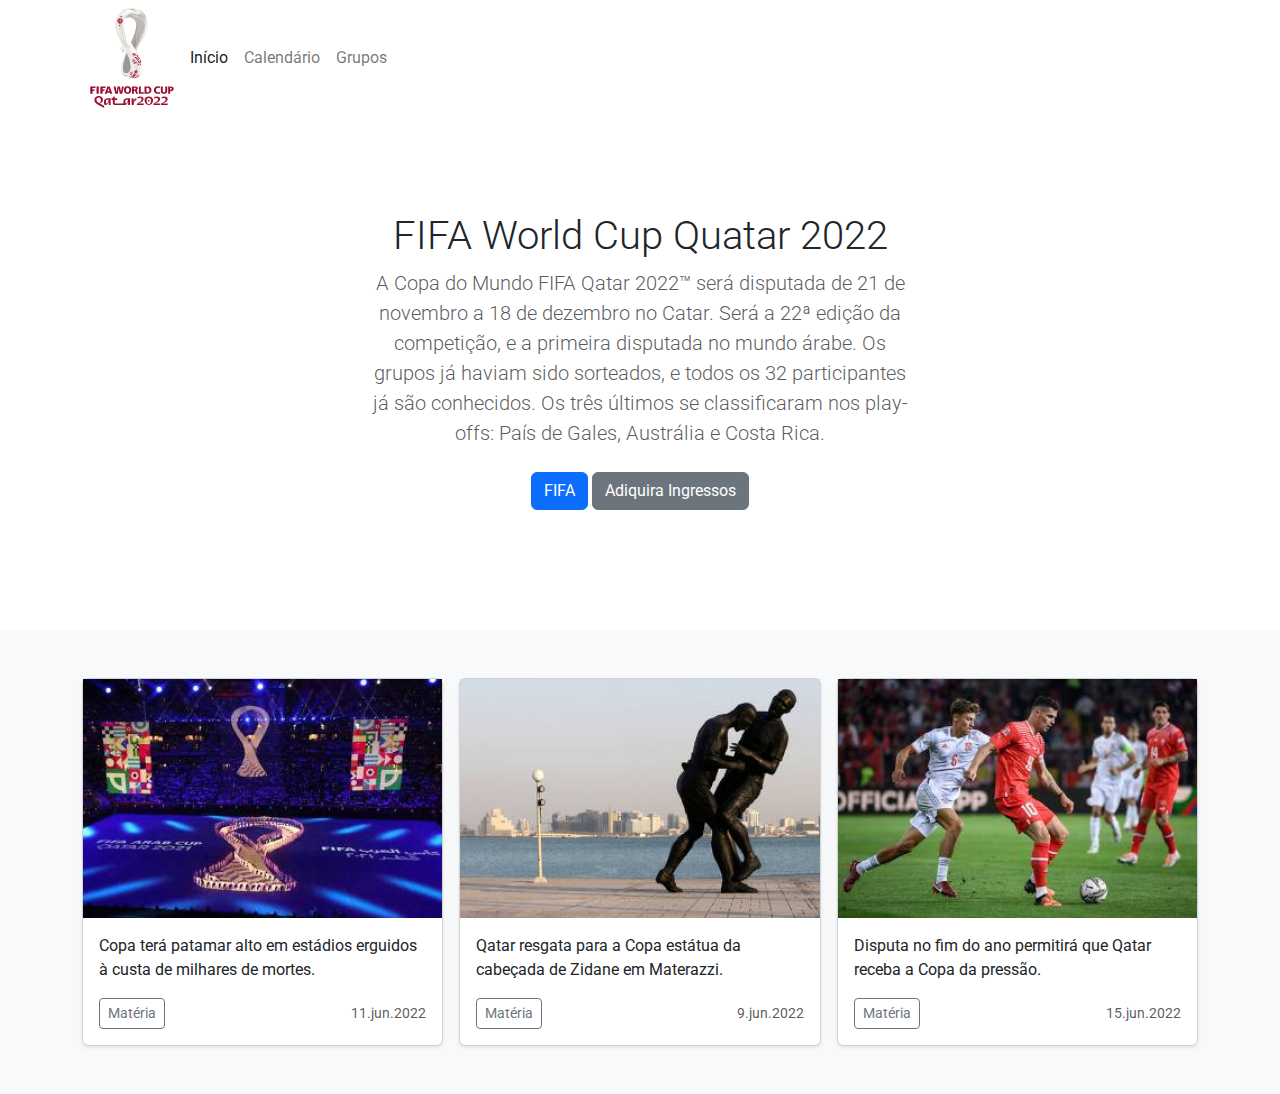
<file: index.html>
<!DOCTYPE html>
<html lang="pt-br">
<head>
    <meta charset="UTF-8">
    <meta http-equiv="X-UA-Compatible" content="IE=edge">
    <meta name="viewport" content="width=device-width, initial-scale=1.0">
    <link href="https://fonts.googleapis.com/css2?family=Roboto:wght@400;500;700;900&display=swap" rel="stylesheet">
    <link href="css/main.css" rel="stylesheet"> 

    <title>FIFA World Cup Quatar 2022</title>
</head>
<body>
    <div class="container">
        <nav class="navbar navbar-expand-lg ">
                <img src="assets/fifa-world-cup-qatar-2022.svg" alt="" class="img-fluid"> 
              <button class="navbar-toggler" type="button" data-bs-toggle="collapse" data-bs-target="#navbarNavAltMarkup" aria-controls="navbarNavAltMarkup" aria-expanded="false" aria-label="Toggle navigation">
                <span class="navbar-toggler-icon"></span>
              </button>
              <div class="collapse navbar-collapse " id="navbarNavAltMarkup">
                <div class="navbar-nav">
                  <a class="nav-link active" aria-current="page" href="index.html">Início</a>
                  <a class="nav-link" href="calendario.html">Calendário</a>
                  <a class="nav-link" href="grupos.html">Grupos</a>
                </div>
            </div>
          </nav>
    </div>

    <main>

        <section class="py-5 text-center container">
          <div class="row py-lg-5">
            <div class="col-lg-6 col-md-8 mx-auto">
              <h1 class="fw-light">FIFA World Cup Quatar 2022</h1>
              <p class="lead text-muted">A Copa do Mundo FIFA Qatar 2022™ será disputada de 21 de novembro a 18 de dezembro no Catar. Será a 22ª edição da competição, e a primeira disputada no mundo árabe.
                Os grupos já haviam sido sorteados, e todos os 32 participantes já são conhecidos. Os três últimos se classificaram nos play-offs: País de Gales, Austrália e Costa Rica.</p>
              <p>
                <a href="https://www.fifa.com/" class="btn btn-primary my-2">FIFA</a>
                <a href="https://www.fifa.com/en/tournaments/mens/worldcup/qatar2022/tickets" class="btn btn-secondary my-2">Adiquira Ingressos</a>
              </p>
            </div>
          </div>
        </section>
      
        <div class="album py-5 bg-light">
          <div class="container">
      
            <div class="row row-cols-1 row-cols-sm-2 row-cols-md-3 g-3">
              <div class="col">
                <div class="card shadow-sm">
                  <img src="assets/163829994361a6792738e83_1638299943_3x2_xs.jpg" alt="">
      
                  <div class="card-body">
                    <p class="card-text">Copa terá patamar alto em estádios erguidos à custa de milhares de mortes.</p>
                    <div class="d-flex justify-content-between align-items-center">
                      <div class="btn-group">
                        <a href="https://www1.folha.uol.com.br/colunas/jucakfouri/2022/06/copa-tera-patamar-alto-em-estadios-erguidos-a-custa-de-milhares-de-mortes.shtml"><button type="button" class="btn btn-sm btn-outline-secondary">Matéria</button></a>
                      </div>
                      <small class="text-muted">11.jun.2022</small>
                    </div>
                  </div>
                </div>
              </div>
              <div class="col">
                <div class="card shadow-sm">
                  <img src="assets/165471072862a0e1c830b55_1654710728_3x2_xs.jpg" alt="">
      
                  <div class="card-body">
                    <p class="card-text">Qatar resgata para a Copa estátua da cabeçada de Zidane em Materazzi.</p>
                    <div class="d-flex justify-content-between align-items-center">
                      <div class="btn-group">
                        <a href="https://www1.folha.uol.com.br/blogs/o-mundo-e-uma-bola/2022/06/qatar-resgata-para-a-copa-estatua-da-cabecada-de-zidane-em-materazzi.shtml"><button type="button" class="btn btn-sm btn-outline-secondary">Matéria</button></a>
                      </div>
                      <small class="text-muted">9.jun.2022</small>
                    </div>
                  </div>
                </div>
              </div>
              <div class="col">
                <div class="card shadow-sm">
                  <img src="assets/165531883362aa29312b687_1655318833_3x2_xs.jpg" alt="">
      
                  <div class="card-body">
                    <p class="card-text">Disputa no fim do ano permitirá que Qatar receba a Copa da pressão.</p>
                    <div class="d-flex justify-content-between align-items-center">
                      <div class="btn-group">
                        <a href="https://www1.folha.uol.com.br/esporte/2022/06/disputa-no-fim-do-ano-permitira-que-qatar-receba-a-copa-da-pressao.shtml"><button type="button" class="btn btn-sm btn-outline-secondary">Matéria</button></a>
                      </div>
                      <small class="text-muted">15.jun.2022</small>
                    </div>
                  </div>
                </div>
              </div>

    <script src="js/bootstrap.bundle.min.js"></script>
    <script src="js/popper.min.js"></script>
    <script src="js/bootstrap.min.js"></script>
</body>
</html>
</file>
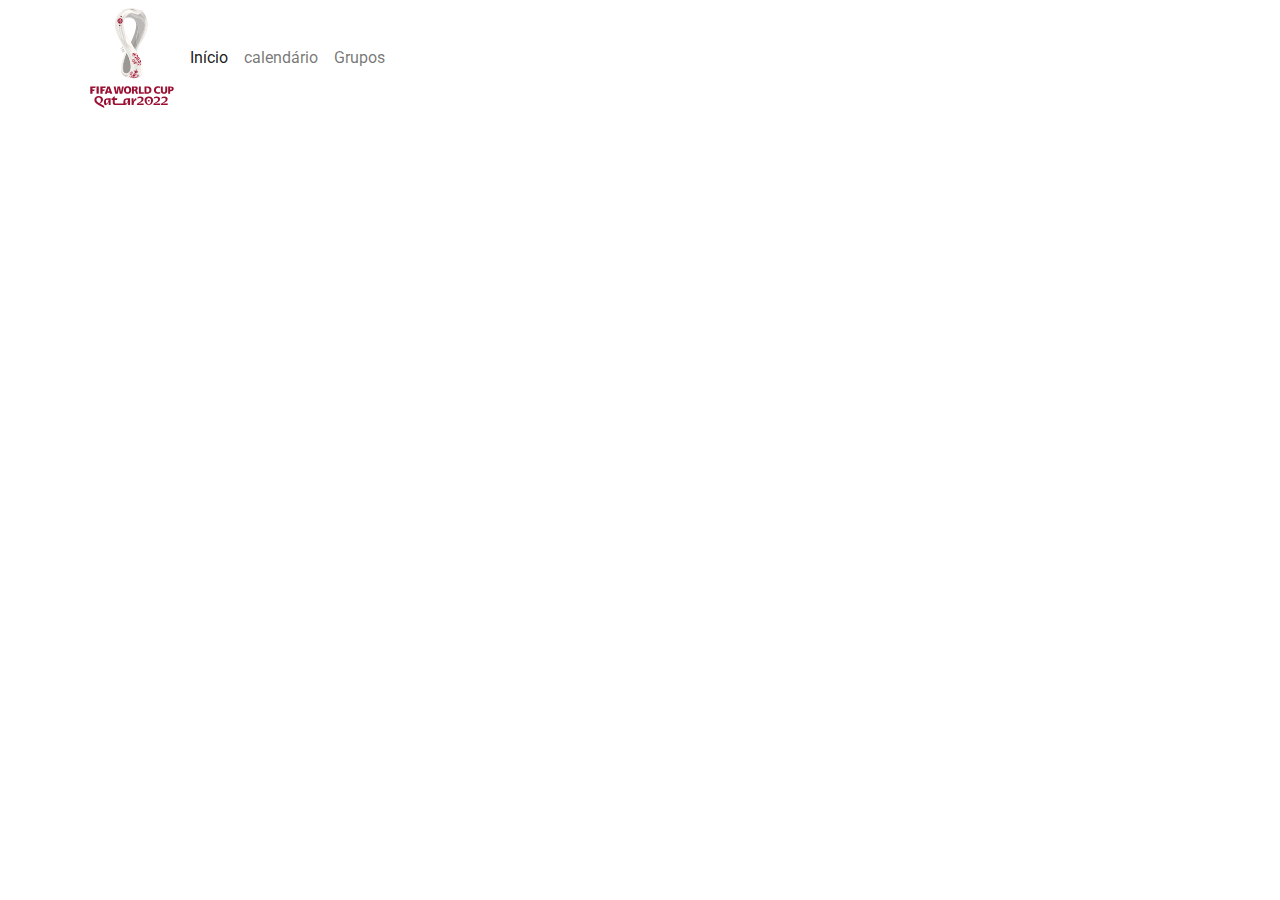
<file: calendario.html>
<!DOCTYPE html>
<html lang="pt-br">
<head>
    <meta charset="UTF-8">
    <meta http-equiv="X-UA-Compatible" content="IE=edge">
    <meta name="viewport" content="width=device-width, initial-scale=1.0">
    <link href="https://fonts.googleapis.com/css2?family=Roboto:wght@400;500;700;900&display=swap" rel="stylesheet">
    <link href="css/main.css" rel="stylesheet">
    <title>Calendário FIFA 2022</title>
</head>
<body>
    <div class="container">
        <nav class="navbar navbar-expand-lg ">
                <img src="assets/fifa-world-cup-qatar-2022.svg" alt="" class="img-fluid"> 
              <button class="navbar-toggler" type="button" data-bs-toggle="collapse" data-bs-target="#navbarNavAltMarkup" aria-controls="navbarNavAltMarkup" aria-expanded="false" aria-label="Toggle navigation">
                <span class="navbar-toggler-icon"></span>
              </button>
              <div class="collapse navbar-collapse " id="navbarNavAltMarkup">
                <div class="navbar-nav">
                  <a class="nav-link active" aria-current="page" href="index.html">Início</a>
                  <a class="nav-link" href="calendario.html">calendário</a>
                  <a class="nav-link" href="grupos.html">Grupos</a>
                </div>
            </div>
          </nav>
    </div>

    <script src="js/bootstrap.bundle.min.js"></script>
    <script src="js/popper.min.js"></script>
    <script src="js/bootstrap.min.js"></script>
</body>
</html>
</file>
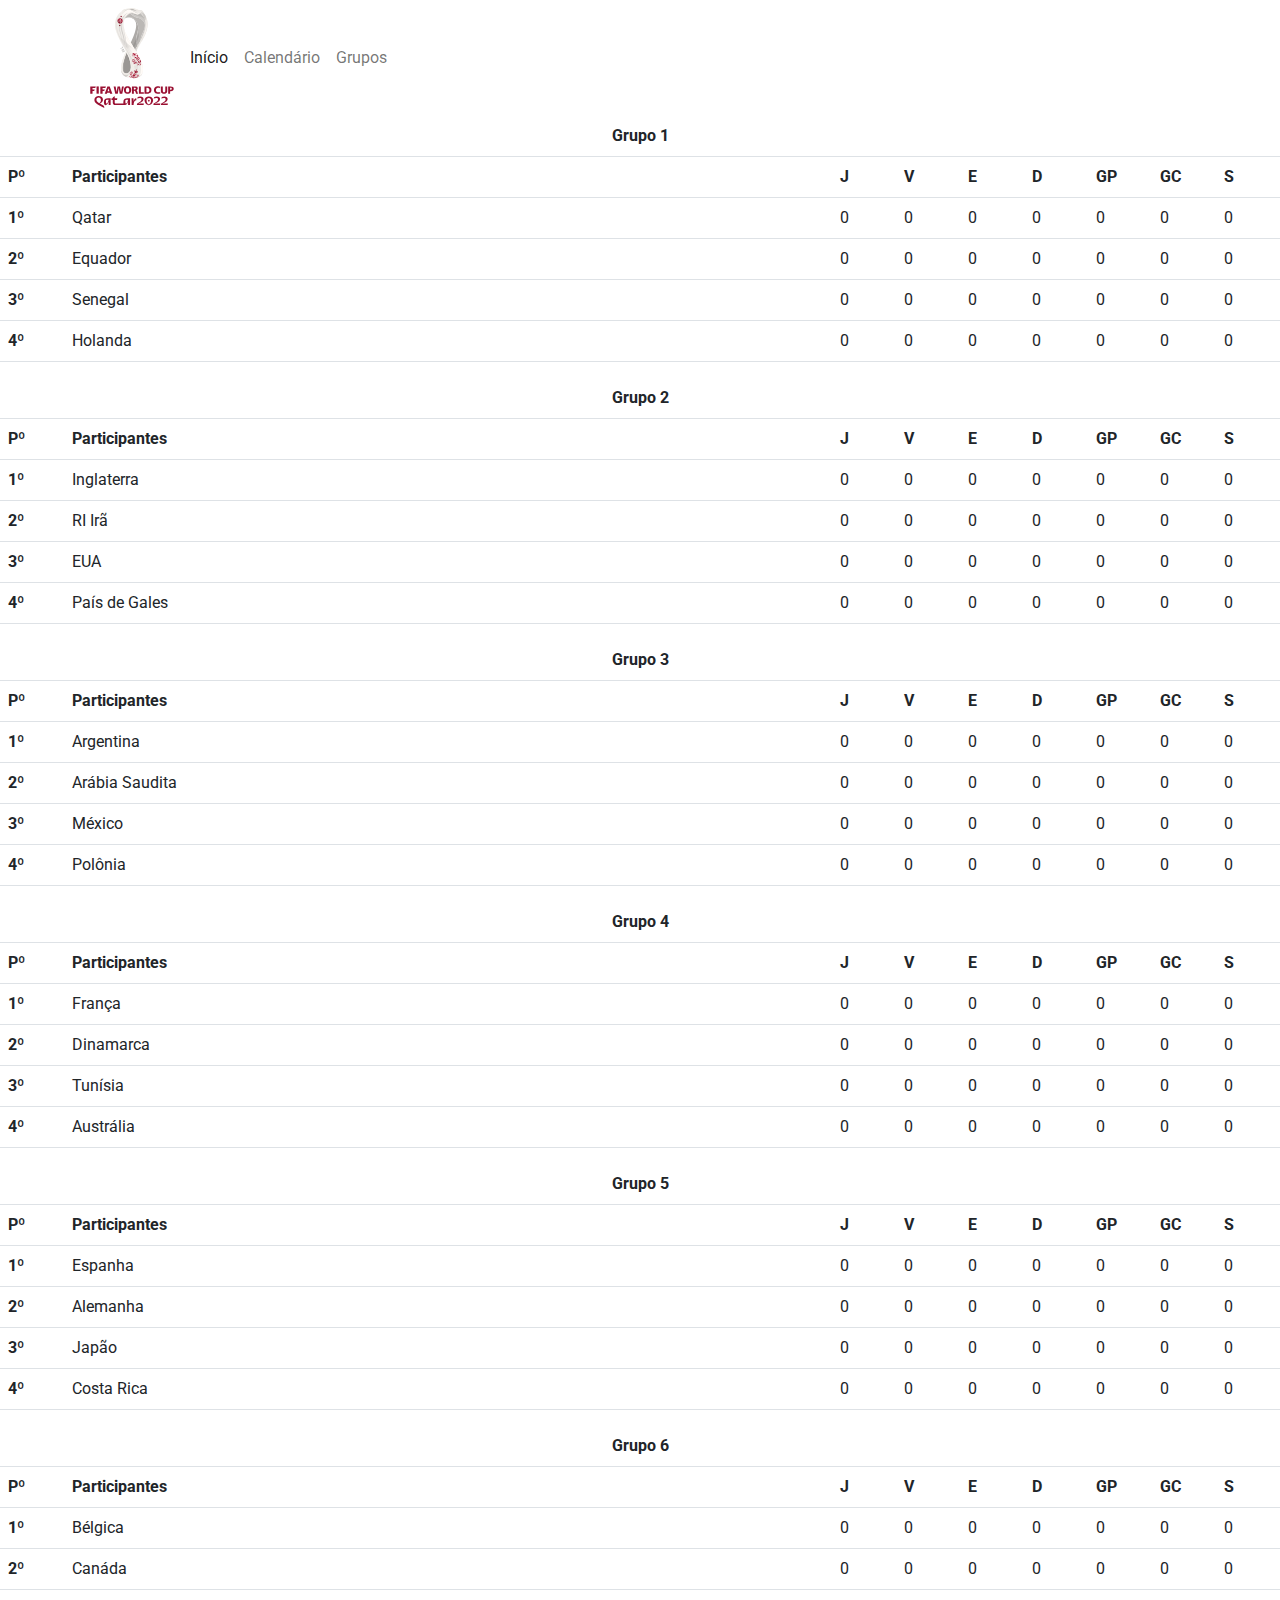
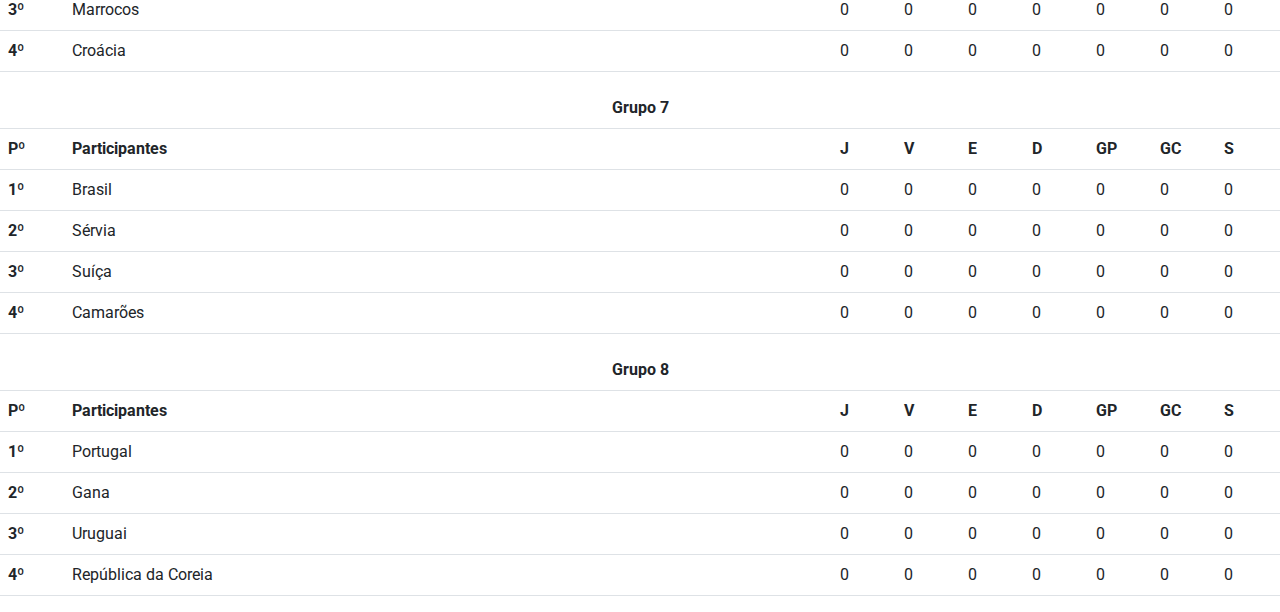
<file: grupos.html>
<!DOCTYPE html>
<html lang="pt-br">
<head>
    <meta charset="UTF-8">
    <meta http-equiv="X-UA-Compatible" content="IE=edge">
    <meta name="viewport" content="width=device-width, initial-scale=1.0">
    <link href="https://fonts.googleapis.com/css2?family=Roboto:wght@400;500;700;900&display=swap" rel="stylesheet">
    <link href="css/main.css" rel="stylesheet">
    <title>Grupos FIFA 2022</title>
</head>
<body>
    <div class="container">
        <nav class="navbar navbar-expand-lg ">
                <img src="assets/fifa-world-cup-qatar-2022.svg" alt="" class="img-fluid"> 
              <button class="navbar-toggler" type="button" data-bs-toggle="collapse" data-bs-target="#navbarNavAltMarkup" aria-controls="navbarNavAltMarkup" aria-expanded="false" aria-label="Toggle navigation">
                <span class="navbar-toggler-icon"></span>
              </button>
              <div class="collapse navbar-collapse " id="navbarNavAltMarkup">
                <div class="navbar-nav">
                  <a class="nav-link active" aria-current="page" href="index.html">Início</a>
                  <a class="nav-link" href="calendario.html">Calendário</a>
                  <a class="nav-link" href="grupos.html">Grupos</a>
                </div>
            </div>
          </nav>
    </div>

    <table class="table grupos" cellpadding="1" cellspacing="1">
        <tbody><tr align="center">
        <th colspan="9">Grupo 1</th>
        </tr>
        <tr>
        <th width="5%">Pº</th>
        <th width="60%">Participantes</th>
        <th width="5%">J</th>
        <th width="5%">V</th>
        <th width="5%">E</th>
        <th width="5%">D</th>
        <th width="5%">GP</th>
        <th width="5%">GC</th>
        <th width="5%">S</th>
        </tr>
        <tr>
        <th>1º</th>
        <td align="left">Qatar</td>
        <td>0</td>
        <td>0</td>
        <td>0</td>
        <td>0</td>
        <td>0</td>
        <td>0</td>
        <td>0</td>
        </tr>
        <tr>
        <th>2º</th>
        <td align="left">Equador</td>
        <td>0</td>
        <td>0</td>
        <td>0</td>
        <td>0</td>
        <td>0</td>
        <td>0</td>
        <td>0</td>
        </tr>
        <tr>
        <th>3º</th>
        <td align="left">Senegal</td>
        <td>0</td>
        <td>0</td>
        <td>0</td>
        <td>0</td>
        <td>0</td>
        <td>0</td>
        <td>0</td>
        </tr>
        <tr>
        <th>4º</th>
        <td align="left">Holanda</td>
        <td>0</td>
        <td>0</td>
        <td>0</td>
        <td>0</td>
        <td>0</td>
        <td>0</td>
        <td>0</td>
        </tr>
        </tbody></table>
    <table class="table grupos" cellpadding="1" cellspacing="1">
        <tbody><tr align="center">
        <th colspan="9">Grupo 2</th>
        </tr>
        <tr>
        <th width="5%">Pº</th>
        <th width="60%">Participantes</th>
        <th width="5%">J</th>
        <th width="5%">V</th>
        <th width="5%">E</th>
        <th width="5%">D</th>
        <th width="5%">GP</th>
        <th width="5%">GC</th>
        <th width="5%">S</th>
        </tr>
        <tr>
        <th>1º</th>
        <td align="left">Inglaterra</td>
        <td>0</td>
        <td>0</td>
        <td>0</td>
        <td>0</td>
        <td>0</td>
        <td>0</td>
        <td>0</td>
        </tr>
        <tr>
        <th>2º</th>
        <td align="left">RI Irã</td>
        <td>0</td>
        <td>0</td>
        <td>0</td>
        <td>0</td>
        <td>0</td>
        <td>0</td>
        <td>0</td>
        </tr>
        <tr>
        <th>3º</th>
        <td align="left">EUA</td>
        <td>0</td>
        <td>0</td>
        <td>0</td>
        <td>0</td>
        <td>0</td>
        <td>0</td>
        <td>0</td>
        </tr>
        <tr>
        <th>4º</th>
        <td align="left">País de Gales</td>
        <td>0</td>
        <td>0</td>
        <td>0</td>
        <td>0</td>
        <td>0</td>
        <td>0</td>
        <td>0</td>
        </tr>
        </tbody></table>
    <table class="table grupos" cellpadding="1" cellspacing="1">
        <tbody><tr align="center">
        <th colspan="9">Grupo 3</th>
        </tr>
        <tr>
        <th width="5%">Pº</th>
        <th width="60%">Participantes</th>
        <th width="5%">J</th>
        <th width="5%">V</th>
        <th width="5%">E</th>
        <th width="5%">D</th>
        <th width="5%">GP</th>
        <th width="5%">GC</th>
        <th width="5%">S</th>
        </tr>
        <tr>
        <th>1º</th>
        <td align="left">Argentina</td>
        <td>0</td>
        <td>0</td>
        <td>0</td>
        <td>0</td>
        <td>0</td>
        <td>0</td>
        <td>0</td>
        </tr>
        <tr>
        <th>2º</th>
        <td align="left">Arábia Saudita</td>
        <td>0</td>
        <td>0</td>
        <td>0</td>
        <td>0</td>
        <td>0</td>
        <td>0</td>
        <td>0</td>
        </tr>
        <tr>
        <th>3º</th>
        <td align="left">México</td>
        <td>0</td>
        <td>0</td>
        <td>0</td>
        <td>0</td>
        <td>0</td>
        <td>0</td>
        <td>0</td>
        </tr>
        <tr>
        <th>4º</th>
        <td align="left">Polônia</td>
        <td>0</td>
        <td>0</td>
        <td>0</td>
        <td>0</td>
        <td>0</td>
        <td>0</td>
        <td>0</td>
        </tr>
        </tbody></table>
    <table class="table grupos" cellpadding="1" cellspacing="1">
        <tbody><tr align="center">
        <th colspan="9">Grupo 4</th>
        </tr>
        <tr>
        <th width="5%">Pº</th>
        <th width="60%">Participantes</th>
        <th width="5%">J</th>
        <th width="5%">V</th>
        <th width="5%">E</th>
        <th width="5%">D</th>
        <th width="5%">GP</th>
        <th width="5%">GC</th>
        <th width="5%">S</th>
        </tr>
        <tr>
        <th>1º</th>
        <td align="left">França</td>
        <td>0</td>
        <td>0</td>
        <td>0</td>
        <td>0</td>
        <td>0</td>
        <td>0</td>
        <td>0</td>
        </tr>
        <tr>
        <th>2º</th>
        <td align="left">Dinamarca</td>
        <td>0</td>
        <td>0</td>
        <td>0</td>
        <td>0</td>
        <td>0</td>
        <td>0</td>
        <td>0</td>
        </tr>
        <tr>
        <th>3º</th>
        <td align="left">Tunísia</td>
        <td>0</td>
        <td>0</td>
        <td>0</td>
        <td>0</td>
        <td>0</td>
        <td>0</td>
        <td>0</td>
        </tr>
        <tr>
        <th>4º</th>
        <td align="left">Austrália</td>
        <td>0</td>
        <td>0</td>
        <td>0</td>
        <td>0</td>
        <td>0</td>
        <td>0</td>
        <td>0</td>
        </tr>
        </tbody></table>
    <table class="table grupos" cellpadding="1" cellspacing="1">
        <tbody><tr align="center">
        <th colspan="9">Grupo 5</th>
        </tr>
        <tr>
        <th width="5%">Pº</th>
        <th width="60%">Participantes</th>
        <th width="5%">J</th>
        <th width="5%">V</th>
        <th width="5%">E</th>
        <th width="5%">D</th>
        <th width="5%">GP</th>
        <th width="5%">GC</th>
        <th width="5%">S</th>
        </tr>
        <tr>
        <th>1º</th>
        <td align="left">Espanha</td>
        <td>0</td>
        <td>0</td>
        <td>0</td>
        <td>0</td>
        <td>0</td>
        <td>0</td>
        <td>0</td>
        </tr>
        <tr>
        <th>2º</th>
        <td align="left">Alemanha</td>
        <td>0</td>
        <td>0</td>
        <td>0</td>
        <td>0</td>
        <td>0</td>
        <td>0</td>
        <td>0</td>
        </tr>
        <tr>
        <th>3º</th>
        <td align="left">Japão</td>
        <td>0</td>
        <td>0</td>
        <td>0</td>
        <td>0</td>
        <td>0</td>
        <td>0</td>
        <td>0</td>
        </tr>
        <tr>
        <th>4º</th>
        <td align="left">Costa Rica</td>
        <td>0</td>
        <td>0</td>
        <td>0</td>
        <td>0</td>
        <td>0</td>
        <td>0</td>
        <td>0</td>
        </tr>
        </tbody></table>
    <table class="table grupos" cellpadding="1" cellspacing="1">
        <tbody><tr align="center">
        <th colspan="9">Grupo 6</th>
        </tr>
        <tr>
        <th width="5%">Pº</th>
        <th width="60%">Participantes</th>
        <th width="5%">J</th>
        <th width="5%">V</th>
        <th width="5%">E</th>
        <th width="5%">D</th>
        <th width="5%">GP</th>
        <th width="5%">GC</th>
        <th width="5%">S</th>
        </tr>
        <tr>
        <th>1º</th>
        <td align="left">Bélgica</td>
        <td>0</td>
        <td>0</td>
        <td>0</td>
        <td>0</td>
        <td>0</td>
        <td>0</td>
        <td>0</td>
        </tr>
        <tr>
        <th>2º</th>
        <td align="left">Canáda</td>
        <td>0</td>
        <td>0</td>
        <td>0</td>
        <td>0</td>
        <td>0</td>
        <td>0</td>
        <td>0</td>
        </tr>
        <tr>
        <th>3º</th>
        <td align="left">Marrocos</td>
        <td>0</td>
        <td>0</td>
        <td>0</td>
        <td>0</td>
        <td>0</td>
        <td>0</td>
        <td>0</td>
        </tr>
        <tr>
        <th>4º</th>
        <td align="left">Croácia</td>
        <td>0</td>
        <td>0</td>
        <td>0</td>
        <td>0</td>
        <td>0</td>
        <td>0</td>
        <td>0</td>
        </tr>
        </tbody></table>
    <table class="table grupos" cellpadding="1" cellspacing="1">
        <tbody><tr align="center">
        <th colspan="9">Grupo 7</th>
        </tr>
        <tr>
        <th width="5%">Pº</th>
        <th width="60%">Participantes</th>
        <th width="5%">J</th>
        <th width="5%">V</th>
        <th width="5%">E</th>
        <th width="5%">D</th>
        <th width="5%">GP</th>
        <th width="5%">GC</th>
        <th width="5%">S</th>
        </tr>
        <tr>
        <th>1º</th>
        <td align="left">Brasil</td>
        <td>0</td>
        <td>0</td>
        <td>0</td>
        <td>0</td>
        <td>0</td>
        <td>0</td>
        <td>0</td>
        </tr>
        <tr>
        <th>2º</th>
        <td align="left">Sérvia</td>
        <td>0</td>
        <td>0</td>
        <td>0</td>
        <td>0</td>
        <td>0</td>
        <td>0</td>
        <td>0</td>
        </tr>
        <tr>
        <th>3º</th>
        <td align="left">Suíça</td>
        <td>0</td>
        <td>0</td>
        <td>0</td>
        <td>0</td>
        <td>0</td>
        <td>0</td>
        <td>0</td>
        </tr>
        <tr>
        <th>4º</th>
        <td align="left">Camarões</td>
        <td>0</td>
        <td>0</td>
        <td>0</td>
        <td>0</td>
        <td>0</td>
        <td>0</td>
        <td>0</td>
        </tr>
        </tbody></table>
    <table class="table grupos" cellpadding="1" cellspacing="1">
        <tbody><tr align="center">
        <th colspan="9">Grupo 8</th>
        </tr>
        <tr>
        <th width="5%">Pº</th>
        <th width="60%">Participantes</th>
        <th width="5%">J</th>
        <th width="5%">V</th>
        <th width="5%">E</th>
        <th width="5%">D</th>
        <th width="5%">GP</th>
        <th width="5%">GC</th>
        <th width="5%">S</th>
        </tr>
        <tr>
        <th>1º</th>
        <td align="left">Portugal</td>
        <td>0</td>
        <td>0</td>
        <td>0</td>
        <td>0</td>
        <td>0</td>
        <td>0</td>
        <td>0</td>
        </tr>
        <tr>
        <th>2º</th>
        <td align="left">Gana</td>
        <td>0</td>
        <td>0</td>
        <td>0</td>
        <td>0</td>
        <td>0</td>
        <td>0</td>
        <td>0</td>
        </tr>
        <tr>
        <th>3º</th>
        <td align="left">Uruguai</td>
        <td>0</td>
        <td>0</td>
        <td>0</td>
        <td>0</td>
        <td>0</td>
        <td>0</td>
        <td>0</td>
        </tr>
        <tr>
        <th>4º</th>
        <td align="left">República da Coreia</td>
        <td>0</td>
        <td>0</td>
        <td>0</td>
        <td>0</td>
        <td>0</td>
        <td>0</td>
        <td>0</td>
        </tr>
        </tbody></table>

    <script src="js/bootstrap.bundle.min.js"></script>
    <script src="js/popper.min.js"></script>
    <script src="js/bootstrap.min.js"></script>
</body>
</html>
</file>
<file: css/main.css>
@import url(./bootstrap.min.css);
@import url(./custom.css);
</file>
